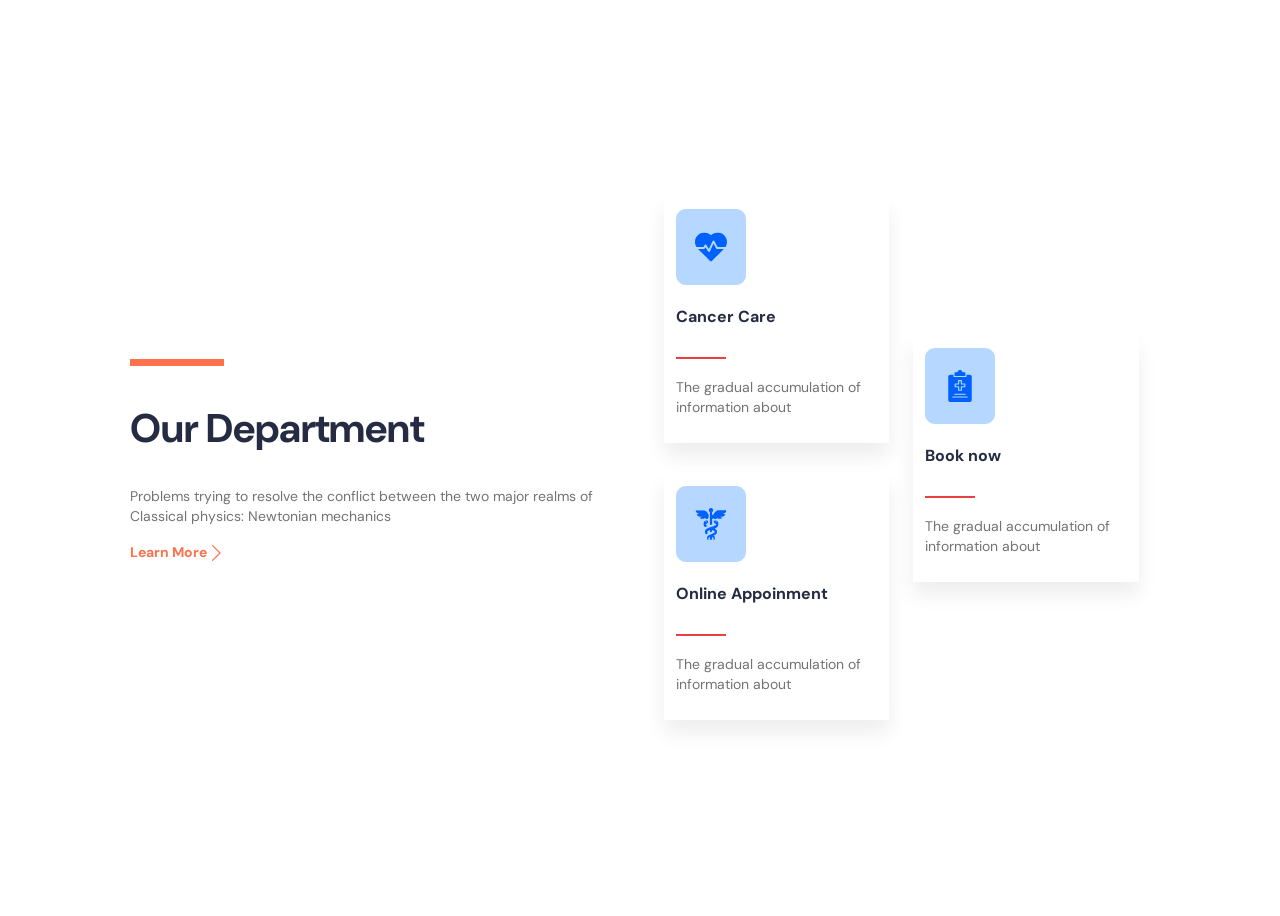
<file: index.html>
<!DOCTYPE html>
<html lang="en">

<head>
    <meta charset="UTF-8">
    <meta name="viewport" content="width=device-width, initial-scale=1.0">
    <title>Document</title>
    <link rel="stylesheet" href="./assets/css/style.css">
</head>

<body>
    <section>
        <div class="container">
            <div class="row row-align-items">
                <div class="col-12 col-md-6">
                    <svg width="94" height="8" viewBox="0 0 94 8" fill="none" xmlns="http://www.w3.org/2000/svg">
                        <rect y="0.978027" width="94" height="7" fill="#FC724D" />
                    </svg>
                    <h2 class="heading">Our Department</h2>
                    <p class="paragraph">Problems trying to resolve the conflict between
                        the two major realms of Classical physics:
                        Newtonian mechanics </p>
                    <a href="#" class="text">Learn More <svg width="9" height="17" viewBox="0 0 9 17" fill="none"
                            xmlns="http://www.w3.org/2000/svg">
                            <g clip-path="url(#clip0_49789_3024)">
                                <path fill-rule="evenodd" clip-rule="evenodd"
                                    d="M0.180771 1.1588C0.237928 1.1015 0.305828 1.05603 0.380583 1.02501C0.455337 0.993995 0.535477 0.978027 0.616412 0.978027C0.697347 0.978027 0.777487 0.993995 0.852241 1.02501C0.926996 1.05603 0.994896 1.1015 1.05205 1.1588L8.4358 8.54255C8.4931 8.5997 8.53857 8.66761 8.56959 8.74236C8.60061 8.81711 8.61657 8.89725 8.61657 8.97819C8.61657 9.05912 8.60061 9.13926 8.56959 9.21402C8.53857 9.28877 8.4931 9.35667 8.4358 9.41383L1.05205 16.7976C0.936514 16.9131 0.779809 16.978 0.616412 16.978C0.453015 16.978 0.29631 16.9131 0.180771 16.7976C0.0652316 16.682 0.000322157 16.5253 0.000322157 16.3619C0.000322157 16.1985 0.0652316 16.0418 0.180771 15.9263L7.13011 8.97819L0.180771 2.03008C0.123469 1.97292 0.078006 1.90502 0.0469863 1.83027C0.0159666 1.75551 0 1.67537 0 1.59444C0 1.5135 0.0159666 1.43337 0.0469863 1.35861C0.078006 1.28386 0.123469 1.21596 0.180771 1.1588Z"
                                    fill="#FC724D" />
                            </g>
                            <defs>
                                <clipPath id="clip0_49789_3024">
                                    <rect width="9" height="16" fill="white" transform="translate(0 0.978027)" />
                                </clipPath>
                            </defs>
                        </svg>
                    </a>
                </div>
                <div class="col-12 col-md-6">
                    <div class="row row-align-items">
                        <div class="col-12 col-sm-6">
                            <div class="card">
                                <article>
                                    <svg width="70" height="77" viewBox="0 0 70 77" fill="none"
                                        xmlns="http://www.w3.org/2000/svg">
                                        <path
                                            d="M0 10.978C0 5.45518 4.47715 0.978027 10 0.978027H60C65.5229 0.978027 70 5.45518 70 10.978V66.978C70 72.5009 65.5229 76.978 60 76.978H10C4.47715 76.978 0 72.5009 0 66.978V10.978Z"
                                            fill="#B6D7FF" />
                                        <g clip-path="url(#clip0_49789_3029)">
                                            <g clip-path="url(#clip1_49789_3029)">
                                                <path
                                                    d="M34.9909 27.1963C28.0159 21.0956 19.1472 26.4558 19.0018 33.7225C18.9647 35.5744 19.4993 37.3783 20.5634 39.0414H27.4607L28.6874 36.9966C29.0437 36.403 29.9057 36.3839 30.2821 36.9757L32.8705 41.0431L36.6435 33.078C36.9726 32.383 37.9532 32.3609 38.3161 33.0349L41.5503 39.0414H49.4184C55.2468 29.9321 43.7279 19.5547 34.9909 27.1963Z"
                                                    fill="#0061FF" />
                                                <path
                                                    d="M40.1656 40.4232L37.5448 35.556L33.8387 43.3797C33.5234 44.0454 32.5961 44.1032 32.2007 43.4817L29.5152 39.2619L28.7957 40.461C28.6263 40.7434 28.3212 40.9161 27.9919 40.9161H22.0469C22.2332 41.1112 21.24 40.1199 34.3302 53.1423C34.6958 53.5061 35.2868 53.5062 35.6525 53.1423C48.5412 40.3203 47.7498 41.1108 47.9358 40.9161H40.9909C40.646 40.9162 40.329 40.7268 40.1656 40.4232Z"
                                                    fill="#0061FF" />
                                            </g>
                                        </g>
                                        <defs>
                                            <clipPath id="clip0_49789_3029">
                                                <rect width="32" height="32" fill="white"
                                                    transform="translate(19 22.978)" />
                                            </clipPath>
                                            <clipPath id="clip1_49789_3029">
                                                <rect width="32" height="28.8744" fill="white"
                                                    transform="translate(19 24.5408)" />
                                            </clipPath>
                                        </defs>
                                    </svg>
                                    <h3 class="heading-1">Cancer Care</h3>
                                    <svg width="50" height="3" viewBox="0 0 50 3" fill="none"
                                        xmlns="http://www.w3.org/2000/svg">
                                        <rect y="0.978027" width="50" height="2" fill="#E74040" />
                                    </svg>
                                    <p class="paragraph-1">The gradual
                                        accumulation of
                                        information about </p>
                                </article>
                                <article>
                                    <svg width="70" height="77" viewBox="0 0 70 77" fill="none"
                                        xmlns="http://www.w3.org/2000/svg">
                                        <path
                                            d="M0 10.978C0 5.45518 4.47715 0.978027 10 0.978027H60C65.5229 0.978027 70 5.45518 70 10.978V66.978C70 72.5009 65.5229 76.978 60 76.978H10C4.47715 76.978 0 72.5009 0 66.978V10.978Z"
                                            fill="#B6D7FF" />
                                        <g clip-path="url(#clip0_49789_3039)">
                                            <g clip-path="url(#clip1_49789_3039)">
                                                <g clip-path="url(#clip2_49789_3039)">
                                                    <g clip-path="url(#clip3_49789_3039)">
                                                        <path
                                                            d="M29.6705 39.3129C30.0644 39.2313 30.4761 39.0526 30.8644 38.7722C31.981 37.9645 32.4766 36.6383 31.9702 35.8085C31.4196 34.9059 29.9134 34.9666 28.756 35.9938C27.6492 36.9495 27.4131 37.948 27.4131 38.9974C27.4131 39.7389 27.6503 41.0629 29.099 42.2127C29.7831 41.6842 30.5986 41.2494 31.5243 40.935L31.5365 40.9305C30.8253 40.6341 29.8981 40.0491 29.6705 39.3129ZM29.4918 36.7607C29.4918 36.4506 29.7389 36.2013 30.0436 36.2013C30.348 36.2013 30.5953 36.4518 30.5953 36.7619C30.5953 37.0719 30.348 37.3212 30.0436 37.3212C29.7389 37.3212 29.4918 37.0708 29.4918 36.7607Z"
                                                            fill="#0061FF" />
                                                    </g>
                                                </g>
                                                <g clip-path="url(#clip4_49789_3039)">
                                                    <g clip-path="url(#clip5_49789_3039)">
                                                        <path
                                                            d="M42.6074 38.9985C42.6041 37.948 42.3691 36.9494 41.2613 35.9938C40.1048 34.9676 38.5976 34.9047 38.047 35.8085C37.5416 36.6383 38.0359 37.9646 39.1525 38.7722C39.541 39.0525 39.9526 39.2312 40.3465 39.3129C40.2097 39.7553 39.7937 40.2055 39.1593 40.5851C38.2869 41.1058 37.8157 41.1702 32.2341 43.0237C30.1686 43.7254 28.9395 45.1201 28.9395 46.7543C28.9395 47.9184 29.5341 48.8166 30.3605 49.4743C30.8803 48.939 31.5292 48.4746 32.2872 48.1027C31.4144 47.6614 31.1451 47.327 31.1451 46.7543C31.1451 45.8091 33.0344 45.2687 33.906 44.9811V47.3734L36.1128 46.3891V44.9822C36.9858 45.2713 38.8702 45.811 38.8702 46.7543C38.8702 48.3236 34.3767 49.249 32.4649 50.5677C31.537 51.211 31.038 52.0287 31.038 52.9897C31.038 53.5414 31.1021 54.2255 32.0709 54.9052C32.3456 55.1246 32.7272 54.8041 32.5488 54.4958C31.9087 53.2147 32.5884 52.5748 33.9081 52.0208V53.8723C33.9081 54.4814 34.4025 54.9757 35.0115 54.9757C35.6206 54.9757 36.115 54.4814 36.115 53.8723V52.0219C37.3827 52.5538 38.1806 53.3052 37.471 54.4958C37.2952 54.7982 37.6697 55.1273 37.9477 54.9052C38.8856 54.1945 38.9596 53.5854 38.9596 53.004C38.9596 52.1092 38.4697 51.2408 37.5406 50.5754C39.4186 49.8968 41.0803 48.7548 41.0803 46.7565C41.0803 45.3761 40.2032 44.1668 38.6871 43.401C39.3953 43.1461 39.7517 42.9751 40.2251 42.6927C42.2985 41.4535 42.6074 39.8459 42.6074 38.9985ZM39.9748 37.3212C39.6701 37.3212 39.4231 37.0707 39.4231 36.7607C39.4231 36.4506 39.6701 36.2001 39.9748 36.2001C40.2792 36.2001 40.5265 36.4506 40.5265 36.7607C40.5265 37.0707 40.2792 37.3212 39.9748 37.3212Z"
                                                            fill="#0061FF" />
                                                    </g>
                                                </g>
                                                <g clip-path="url(#clip6_49789_3039)">
                                                    <g clip-path="url(#clip7_49789_3039)">
                                                        <path
                                                            d="M50.4476 25.187H42.8908C41.4084 25.187 40.296 25.8423 39.339 26.7994C38.2993 27.839 37.7587 30.1502 36.1032 30.1502V27.0856C36.7601 26.7034 37.2066 25.9997 37.2066 25.1849C37.2066 23.9661 36.2186 22.978 34.9998 22.978C33.7809 22.978 32.793 23.9661 32.793 25.1849C32.793 25.9997 33.2394 26.7033 33.8964 27.0856V40.2359C34.5774 40.0186 35.3248 39.7793 36.1032 39.5293V34.0022C36.5819 33.762 36.9682 33.3737 37.2051 32.8931C37.5889 33.5491 38.3185 34.0143 39.1318 34.0143C39.9567 34.0143 40.6673 33.5563 41.0459 32.8861C42.3386 34.1788 44.7413 34.2037 46.0339 32.911L44.1588 31.0359L45.019 31.3922C46.708 32.0919 48.6444 31.2898 49.3441 29.6007L46.6803 28.4973C49.2609 28.4972 50.4476 26.8779 50.4476 25.187Z"
                                                            fill="#0061FF" />
                                                    </g>
                                                </g>
                                                <g clip-path="url(#clip8_49789_3039)">
                                                    <g clip-path="url(#clip9_49789_3039)">
                                                        <path
                                                            d="M30.6604 26.7994C29.7034 25.8423 28.5909 25.187 27.1085 25.187H19.5518C19.5518 26.8779 20.7384 28.4972 23.319 28.4972L20.6552 29.6007C21.3549 31.2897 23.2913 32.0918 24.9803 31.3922L25.8405 31.0359L23.9654 32.911C25.2581 34.2037 27.6607 34.1788 28.9534 32.886C29.332 33.5563 30.0427 34.0143 30.8675 34.0143C30.8757 34.0143 30.8838 34.0142 30.8919 34.0142C31.9701 34.0019 32.7942 33.028 32.7942 31.9498V29.7299C31.9245 29.0163 31.4264 27.5654 30.6604 26.7994Z"
                                                            fill="#0061FF" />
                                                    </g>
                                                </g>
                                            </g>
                                        </g>
                                        <defs>
                                            <clipPath id="clip0_49789_3039">
                                                <rect width="32" height="32" fill="white"
                                                    transform="translate(19 22.978)" />
                                            </clipPath>
                                            <clipPath id="clip1_49789_3039">
                                                <rect width="32" height="32" fill="white"
                                                    transform="translate(19 22.978)" />
                                            </clipPath>
                                            <clipPath id="clip2_49789_3039">
                                                <rect width="4.75568" height="7.03818" fill="white"
                                                    transform="translate(27.4131 35.1746)" />
                                            </clipPath>
                                            <clipPath id="clip3_49789_3039">
                                                <rect width="4.75568" height="7.03818" fill="white"
                                                    transform="translate(27.4131 35.1746)" />
                                            </clipPath>
                                            <clipPath id="clip4_49789_3039">
                                                <rect width="13.668" height="19.8036" fill="white"
                                                    transform="translate(28.9395 35.1744)" />
                                            </clipPath>
                                            <clipPath id="clip5_49789_3039">
                                                <rect width="13.668" height="19.8036" fill="white"
                                                    transform="translate(28.9395 35.1744)" />
                                            </clipPath>
                                            <clipPath id="clip6_49789_3039">
                                                <rect width="17.6546" height="17.2579" fill="white"
                                                    transform="translate(32.793 22.978)" />
                                            </clipPath>
                                            <clipPath id="clip7_49789_3039">
                                                <rect width="17.6546" height="17.2579" fill="white"
                                                    transform="translate(32.793 22.978)" />
                                            </clipPath>
                                            <clipPath id="clip8_49789_3039">
                                                <rect width="13.2425" height="8.8273" fill="white"
                                                    transform="translate(19.5518 25.187)" />
                                            </clipPath>
                                            <clipPath id="clip9_49789_3039">
                                                <rect width="13.2425" height="8.8273" fill="white"
                                                    transform="translate(19.5518 25.187)" />
                                            </clipPath>
                                        </defs>
                                    </svg>
                                    <h3 class="heading-1">Online Appoinment</h3>
                                    <svg width="50" height="3" viewBox="0 0 50 3" fill="none"
                                        xmlns="http://www.w3.org/2000/svg">
                                        <rect y="0.978027" width="50" height="2" fill="#E74040" />
                                    </svg>
                                    <p class="paragraph-1">The gradual
                                        accumulation of
                                        information about </p>
                                </article>
                            </div>
                        </div>
                        <div class="col-12 col-sm-6">
                            <div class="card">
                                <article>
                                    <svg width="70" height="77" viewBox="0 0 70 77" fill="none"
                                        xmlns="http://www.w3.org/2000/svg">
                                        <path
                                            d="M0 10.978C0 5.45518 4.47715 0.978027 10 0.978027H60C65.5229 0.978027 70 5.45518 70 10.978V66.978C70 72.5009 65.5229 76.978 60 76.978H10C4.47715 76.978 0 72.5009 0 66.978V10.978Z"
                                            fill="#B6D7FF" />
                                        <g clip-path="url(#clip0_49789_3059)">
                                            <g clip-path="url(#clip1_49789_3059)">
                                                <path
                                                    d="M25.3481 54.978H44.6513C45.8 54.978 46.7562 54.0995 46.7562 53.0199V29.6066C46.7562 28.5267 45.8 27.6389 44.6513 27.6389H41.4692V29.4267C41.4739 29.737 41.229 29.9938 40.919 30.0041H29.0426C28.7263 29.9965 28.4709 29.743 28.4606 29.4267V27.6389H25.3481C24.1994 27.6389 23.2432 28.5267 23.2432 29.6066V53.0199C23.2432 54.0995 24.1994 54.978 25.3481 54.978ZM29.6432 37.0302C29.6432 36.7229 29.8923 36.4737 30.1997 36.4737H33.0519V33.6215C33.0519 33.3142 33.301 33.065 33.6084 33.065H36.391C36.6983 33.065 36.9475 33.3142 36.9475 33.6215V36.4737H39.7997C40.107 36.4737 40.3562 36.7229 40.3562 37.0302V39.8128C40.3562 40.1202 40.107 40.3694 39.7997 40.3694H36.9475V43.2215C36.9475 43.5289 36.6983 43.778 36.391 43.778H33.6084C33.301 43.778 33.0519 43.5289 33.0519 43.2215V40.3694H30.1997C29.8923 40.3694 29.6432 40.1202 29.6432 39.8128V37.0302ZM29.8698 46.6302H40.1296C40.4372 46.6302 40.6861 46.8794 40.6861 47.1867C40.6861 47.4941 40.4372 47.7433 40.1296 47.7433H29.8698C29.5622 47.7433 29.3133 47.4941 29.3133 47.1867C29.3133 46.8794 29.5622 46.6302 29.8698 46.6302ZM27.7828 49.4128H42.2165C42.5241 49.4128 42.7731 49.662 42.7731 49.9693C42.7731 50.2767 42.5241 50.5259 42.2165 50.5259H27.7828C27.4752 50.5259 27.2263 50.2767 27.2263 49.9693C27.2263 49.662 27.4752 49.4128 27.7828 49.4128Z"
                                                    fill="#0061FF" />
                                                <path
                                                    d="M40.3568 25.1346H37.7525C37.4905 25.1343 37.2639 24.9514 37.2087 24.6951C36.9935 23.7006 36.0489 22.978 34.9625 22.978H34.9557C33.8984 22.9769 32.9748 23.6924 32.7117 24.7163C32.6484 24.9623 32.4267 25.1343 32.1726 25.1346H29.5742V28.8911H40.3568V25.1346Z"
                                                    fill="#0061FF" />
                                                <path
                                                    d="M34.1655 39.8128V42.665H35.8351V39.8128C35.8351 39.5055 36.0843 39.2563 36.3916 39.2563H39.2438V37.5867H36.3916C36.0843 37.5867 35.8351 37.3376 35.8351 37.0302V34.178H34.1655V37.0302C34.1655 37.3376 33.9163 37.5867 33.609 37.5867H30.7568V39.2563H33.609C33.9163 39.2563 34.1655 39.5055 34.1655 39.8128Z"
                                                    fill="#0061FF" />
                                            </g>
                                        </g>
                                        <defs>
                                            <clipPath id="clip0_49789_3059">
                                                <rect width="32" height="32" fill="white"
                                                    transform="translate(19 22.978)" />
                                            </clipPath>
                                            <clipPath id="clip1_49789_3059">
                                                <rect width="32" height="32" fill="white"
                                                    transform="translate(19 22.978)" />
                                            </clipPath>
                                        </defs>
                                    </svg>
                                    <h3 class="heading-1">Book now</h3>
                                    <svg width="50" height="3" viewBox="0 0 50 3" fill="none"
                                        xmlns="http://www.w3.org/2000/svg">
                                        <rect y="0.978027" width="50" height="2" fill="#E74040" />
                                    </svg>
                                    <p class="paragraph-1">The gradual
                                        accumulation of
                                        information about </p>
                                </article>
                            </div>
                        </div>
                    </div>
                </div>
            </div>
    </section>
</body>

</html>
</file>
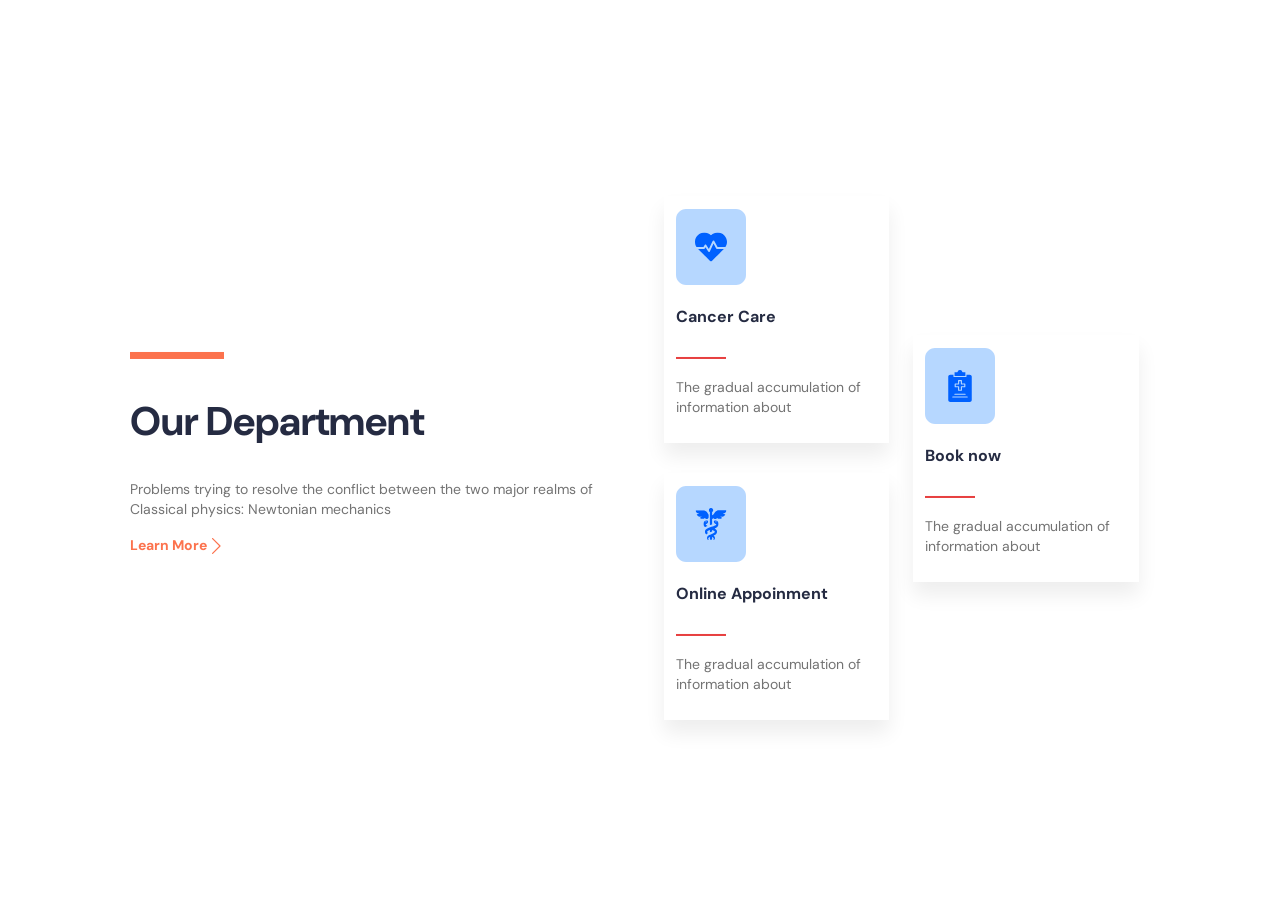
<file: intex.html>
<!DOCTYPE html>
<html lang="en">

<head>
    <meta charset="UTF-8">
    <meta name="viewport" content="width=device-width, initial-scale=1.0">
    <title>Document</title>
    <link rel="stylesheet" href="./style.css">
</head>

<body>
    <section>
        <div class="container">
            <div class="row row-align-items">
                <div class="col-12 col-md-6">
                    <svg width="94" height="8" viewBox="0 0 94 8" fill="none" xmlns="http://www.w3.org/2000/svg">
                        <rect y="0.978027" width="94" height="7" fill="#FC724D" />
                    </svg>
                    <h2 class="heading">Our Department</h2>
                    <p class="paragraph">Problems trying to resolve the conflict between
                        the two major realms of Classical physics:
                        Newtonian mechanics </p>
                    <h3 class="text">Learn More <svg width="9" height="17" viewBox="0 0 9 17" fill="none"
                            xmlns="http://www.w3.org/2000/svg">
                            <g clip-path="url(#clip0_49789_3024)">
                                <path fill-rule="evenodd" clip-rule="evenodd"
                                    d="M0.180771 1.1588C0.237928 1.1015 0.305828 1.05603 0.380583 1.02501C0.455337 0.993995 0.535477 0.978027 0.616412 0.978027C0.697347 0.978027 0.777487 0.993995 0.852241 1.02501C0.926996 1.05603 0.994896 1.1015 1.05205 1.1588L8.4358 8.54255C8.4931 8.5997 8.53857 8.66761 8.56959 8.74236C8.60061 8.81711 8.61657 8.89725 8.61657 8.97819C8.61657 9.05912 8.60061 9.13926 8.56959 9.21402C8.53857 9.28877 8.4931 9.35667 8.4358 9.41383L1.05205 16.7976C0.936514 16.9131 0.779809 16.978 0.616412 16.978C0.453015 16.978 0.29631 16.9131 0.180771 16.7976C0.0652316 16.682 0.000322157 16.5253 0.000322157 16.3619C0.000322157 16.1985 0.0652316 16.0418 0.180771 15.9263L7.13011 8.97819L0.180771 2.03008C0.123469 1.97292 0.078006 1.90502 0.0469863 1.83027C0.0159666 1.75551 0 1.67537 0 1.59444C0 1.5135 0.0159666 1.43337 0.0469863 1.35861C0.078006 1.28386 0.123469 1.21596 0.180771 1.1588Z"
                                    fill="#FC724D" />
                            </g>
                            <defs>
                                <clipPath id="clip0_49789_3024">
                                    <rect width="9" height="16" fill="white" transform="translate(0 0.978027)" />
                                </clipPath>
                            </defs>
                        </svg>
                    </h3>
                </div>
                <div class="col-12 col-md-6">
                    <div class="row row-align-items">
                        <div class="col-12 col-sm-6">
                            <div class="card">
                                <article>
                                    <svg width="70" height="77" viewBox="0 0 70 77" fill="none"
                                        xmlns="http://www.w3.org/2000/svg">
                                        <path
                                            d="M0 10.978C0 5.45518 4.47715 0.978027 10 0.978027H60C65.5229 0.978027 70 5.45518 70 10.978V66.978C70 72.5009 65.5229 76.978 60 76.978H10C4.47715 76.978 0 72.5009 0 66.978V10.978Z"
                                            fill="#B6D7FF" />
                                        <g clip-path="url(#clip0_49789_3029)">
                                            <g clip-path="url(#clip1_49789_3029)">
                                                <path
                                                    d="M34.9909 27.1963C28.0159 21.0956 19.1472 26.4558 19.0018 33.7225C18.9647 35.5744 19.4993 37.3783 20.5634 39.0414H27.4607L28.6874 36.9966C29.0437 36.403 29.9057 36.3839 30.2821 36.9757L32.8705 41.0431L36.6435 33.078C36.9726 32.383 37.9532 32.3609 38.3161 33.0349L41.5503 39.0414H49.4184C55.2468 29.9321 43.7279 19.5547 34.9909 27.1963Z"
                                                    fill="#0061FF" />
                                                <path
                                                    d="M40.1656 40.4232L37.5448 35.556L33.8387 43.3797C33.5234 44.0454 32.5961 44.1032 32.2007 43.4817L29.5152 39.2619L28.7957 40.461C28.6263 40.7434 28.3212 40.9161 27.9919 40.9161H22.0469C22.2332 41.1112 21.24 40.1199 34.3302 53.1423C34.6958 53.5061 35.2868 53.5062 35.6525 53.1423C48.5412 40.3203 47.7498 41.1108 47.9358 40.9161H40.9909C40.646 40.9162 40.329 40.7268 40.1656 40.4232Z"
                                                    fill="#0061FF" />
                                            </g>
                                        </g>
                                        <defs>
                                            <clipPath id="clip0_49789_3029">
                                                <rect width="32" height="32" fill="white"
                                                    transform="translate(19 22.978)" />
                                            </clipPath>
                                            <clipPath id="clip1_49789_3029">
                                                <rect width="32" height="28.8744" fill="white"
                                                    transform="translate(19 24.5408)" />
                                            </clipPath>
                                        </defs>
                                    </svg>
                                    <h3 class="heading-1">Cancer Care</h3>
                                    <svg width="50" height="3" viewBox="0 0 50 3" fill="none"
                                        xmlns="http://www.w3.org/2000/svg">
                                        <rect y="0.978027" width="50" height="2" fill="#E74040" />
                                    </svg>
                                    <p class="paragraph-1">The gradual
                                        accumulation of
                                        information about </p>
                                </article>
                                <article>
                                    <svg width="70" height="77" viewBox="0 0 70 77" fill="none"
                                        xmlns="http://www.w3.org/2000/svg">
                                        <path
                                            d="M0 10.978C0 5.45518 4.47715 0.978027 10 0.978027H60C65.5229 0.978027 70 5.45518 70 10.978V66.978C70 72.5009 65.5229 76.978 60 76.978H10C4.47715 76.978 0 72.5009 0 66.978V10.978Z"
                                            fill="#B6D7FF" />
                                        <g clip-path="url(#clip0_49789_3039)">
                                            <g clip-path="url(#clip1_49789_3039)">
                                                <g clip-path="url(#clip2_49789_3039)">
                                                    <g clip-path="url(#clip3_49789_3039)">
                                                        <path
                                                            d="M29.6705 39.3129C30.0644 39.2313 30.4761 39.0526 30.8644 38.7722C31.981 37.9645 32.4766 36.6383 31.9702 35.8085C31.4196 34.9059 29.9134 34.9666 28.756 35.9938C27.6492 36.9495 27.4131 37.948 27.4131 38.9974C27.4131 39.7389 27.6503 41.0629 29.099 42.2127C29.7831 41.6842 30.5986 41.2494 31.5243 40.935L31.5365 40.9305C30.8253 40.6341 29.8981 40.0491 29.6705 39.3129ZM29.4918 36.7607C29.4918 36.4506 29.7389 36.2013 30.0436 36.2013C30.348 36.2013 30.5953 36.4518 30.5953 36.7619C30.5953 37.0719 30.348 37.3212 30.0436 37.3212C29.7389 37.3212 29.4918 37.0708 29.4918 36.7607Z"
                                                            fill="#0061FF" />
                                                    </g>
                                                </g>
                                                <g clip-path="url(#clip4_49789_3039)">
                                                    <g clip-path="url(#clip5_49789_3039)">
                                                        <path
                                                            d="M42.6074 38.9985C42.6041 37.948 42.3691 36.9494 41.2613 35.9938C40.1048 34.9676 38.5976 34.9047 38.047 35.8085C37.5416 36.6383 38.0359 37.9646 39.1525 38.7722C39.541 39.0525 39.9526 39.2312 40.3465 39.3129C40.2097 39.7553 39.7937 40.2055 39.1593 40.5851C38.2869 41.1058 37.8157 41.1702 32.2341 43.0237C30.1686 43.7254 28.9395 45.1201 28.9395 46.7543C28.9395 47.9184 29.5341 48.8166 30.3605 49.4743C30.8803 48.939 31.5292 48.4746 32.2872 48.1027C31.4144 47.6614 31.1451 47.327 31.1451 46.7543C31.1451 45.8091 33.0344 45.2687 33.906 44.9811V47.3734L36.1128 46.3891V44.9822C36.9858 45.2713 38.8702 45.811 38.8702 46.7543C38.8702 48.3236 34.3767 49.249 32.4649 50.5677C31.537 51.211 31.038 52.0287 31.038 52.9897C31.038 53.5414 31.1021 54.2255 32.0709 54.9052C32.3456 55.1246 32.7272 54.8041 32.5488 54.4958C31.9087 53.2147 32.5884 52.5748 33.9081 52.0208V53.8723C33.9081 54.4814 34.4025 54.9757 35.0115 54.9757C35.6206 54.9757 36.115 54.4814 36.115 53.8723V52.0219C37.3827 52.5538 38.1806 53.3052 37.471 54.4958C37.2952 54.7982 37.6697 55.1273 37.9477 54.9052C38.8856 54.1945 38.9596 53.5854 38.9596 53.004C38.9596 52.1092 38.4697 51.2408 37.5406 50.5754C39.4186 49.8968 41.0803 48.7548 41.0803 46.7565C41.0803 45.3761 40.2032 44.1668 38.6871 43.401C39.3953 43.1461 39.7517 42.9751 40.2251 42.6927C42.2985 41.4535 42.6074 39.8459 42.6074 38.9985ZM39.9748 37.3212C39.6701 37.3212 39.4231 37.0707 39.4231 36.7607C39.4231 36.4506 39.6701 36.2001 39.9748 36.2001C40.2792 36.2001 40.5265 36.4506 40.5265 36.7607C40.5265 37.0707 40.2792 37.3212 39.9748 37.3212Z"
                                                            fill="#0061FF" />
                                                    </g>
                                                </g>
                                                <g clip-path="url(#clip6_49789_3039)">
                                                    <g clip-path="url(#clip7_49789_3039)">
                                                        <path
                                                            d="M50.4476 25.187H42.8908C41.4084 25.187 40.296 25.8423 39.339 26.7994C38.2993 27.839 37.7587 30.1502 36.1032 30.1502V27.0856C36.7601 26.7034 37.2066 25.9997 37.2066 25.1849C37.2066 23.9661 36.2186 22.978 34.9998 22.978C33.7809 22.978 32.793 23.9661 32.793 25.1849C32.793 25.9997 33.2394 26.7033 33.8964 27.0856V40.2359C34.5774 40.0186 35.3248 39.7793 36.1032 39.5293V34.0022C36.5819 33.762 36.9682 33.3737 37.2051 32.8931C37.5889 33.5491 38.3185 34.0143 39.1318 34.0143C39.9567 34.0143 40.6673 33.5563 41.0459 32.8861C42.3386 34.1788 44.7413 34.2037 46.0339 32.911L44.1588 31.0359L45.019 31.3922C46.708 32.0919 48.6444 31.2898 49.3441 29.6007L46.6803 28.4973C49.2609 28.4972 50.4476 26.8779 50.4476 25.187Z"
                                                            fill="#0061FF" />
                                                    </g>
                                                </g>
                                                <g clip-path="url(#clip8_49789_3039)">
                                                    <g clip-path="url(#clip9_49789_3039)">
                                                        <path
                                                            d="M30.6604 26.7994C29.7034 25.8423 28.5909 25.187 27.1085 25.187H19.5518C19.5518 26.8779 20.7384 28.4972 23.319 28.4972L20.6552 29.6007C21.3549 31.2897 23.2913 32.0918 24.9803 31.3922L25.8405 31.0359L23.9654 32.911C25.2581 34.2037 27.6607 34.1788 28.9534 32.886C29.332 33.5563 30.0427 34.0143 30.8675 34.0143C30.8757 34.0143 30.8838 34.0142 30.8919 34.0142C31.9701 34.0019 32.7942 33.028 32.7942 31.9498V29.7299C31.9245 29.0163 31.4264 27.5654 30.6604 26.7994Z"
                                                            fill="#0061FF" />
                                                    </g>
                                                </g>
                                            </g>
                                        </g>
                                        <defs>
                                            <clipPath id="clip0_49789_3039">
                                                <rect width="32" height="32" fill="white"
                                                    transform="translate(19 22.978)" />
                                            </clipPath>
                                            <clipPath id="clip1_49789_3039">
                                                <rect width="32" height="32" fill="white"
                                                    transform="translate(19 22.978)" />
                                            </clipPath>
                                            <clipPath id="clip2_49789_3039">
                                                <rect width="4.75568" height="7.03818" fill="white"
                                                    transform="translate(27.4131 35.1746)" />
                                            </clipPath>
                                            <clipPath id="clip3_49789_3039">
                                                <rect width="4.75568" height="7.03818" fill="white"
                                                    transform="translate(27.4131 35.1746)" />
                                            </clipPath>
                                            <clipPath id="clip4_49789_3039">
                                                <rect width="13.668" height="19.8036" fill="white"
                                                    transform="translate(28.9395 35.1744)" />
                                            </clipPath>
                                            <clipPath id="clip5_49789_3039">
                                                <rect width="13.668" height="19.8036" fill="white"
                                                    transform="translate(28.9395 35.1744)" />
                                            </clipPath>
                                            <clipPath id="clip6_49789_3039">
                                                <rect width="17.6546" height="17.2579" fill="white"
                                                    transform="translate(32.793 22.978)" />
                                            </clipPath>
                                            <clipPath id="clip7_49789_3039">
                                                <rect width="17.6546" height="17.2579" fill="white"
                                                    transform="translate(32.793 22.978)" />
                                            </clipPath>
                                            <clipPath id="clip8_49789_3039">
                                                <rect width="13.2425" height="8.8273" fill="white"
                                                    transform="translate(19.5518 25.187)" />
                                            </clipPath>
                                            <clipPath id="clip9_49789_3039">
                                                <rect width="13.2425" height="8.8273" fill="white"
                                                    transform="translate(19.5518 25.187)" />
                                            </clipPath>
                                        </defs>
                                    </svg>
                                    <h3 class="heading-1">Online Appoinment</h3>
                                    <svg width="50" height="3" viewBox="0 0 50 3" fill="none"
                                        xmlns="http://www.w3.org/2000/svg">
                                        <rect y="0.978027" width="50" height="2" fill="#E74040" />
                                    </svg>
                                    <p class="paragraph-1">The gradual
                                        accumulation of
                                        information about </p>
                                </article>
                            </div>
                        </div>
                        <div class="col-12 col-sm-6">
                            <div class="card">
                                <article>
                                    <svg width="70" height="77" viewBox="0 0 70 77" fill="none"
                                        xmlns="http://www.w3.org/2000/svg">
                                        <path
                                            d="M0 10.978C0 5.45518 4.47715 0.978027 10 0.978027H60C65.5229 0.978027 70 5.45518 70 10.978V66.978C70 72.5009 65.5229 76.978 60 76.978H10C4.47715 76.978 0 72.5009 0 66.978V10.978Z"
                                            fill="#B6D7FF" />
                                        <g clip-path="url(#clip0_49789_3059)">
                                            <g clip-path="url(#clip1_49789_3059)">
                                                <path
                                                    d="M25.3481 54.978H44.6513C45.8 54.978 46.7562 54.0995 46.7562 53.0199V29.6066C46.7562 28.5267 45.8 27.6389 44.6513 27.6389H41.4692V29.4267C41.4739 29.737 41.229 29.9938 40.919 30.0041H29.0426C28.7263 29.9965 28.4709 29.743 28.4606 29.4267V27.6389H25.3481C24.1994 27.6389 23.2432 28.5267 23.2432 29.6066V53.0199C23.2432 54.0995 24.1994 54.978 25.3481 54.978ZM29.6432 37.0302C29.6432 36.7229 29.8923 36.4737 30.1997 36.4737H33.0519V33.6215C33.0519 33.3142 33.301 33.065 33.6084 33.065H36.391C36.6983 33.065 36.9475 33.3142 36.9475 33.6215V36.4737H39.7997C40.107 36.4737 40.3562 36.7229 40.3562 37.0302V39.8128C40.3562 40.1202 40.107 40.3694 39.7997 40.3694H36.9475V43.2215C36.9475 43.5289 36.6983 43.778 36.391 43.778H33.6084C33.301 43.778 33.0519 43.5289 33.0519 43.2215V40.3694H30.1997C29.8923 40.3694 29.6432 40.1202 29.6432 39.8128V37.0302ZM29.8698 46.6302H40.1296C40.4372 46.6302 40.6861 46.8794 40.6861 47.1867C40.6861 47.4941 40.4372 47.7433 40.1296 47.7433H29.8698C29.5622 47.7433 29.3133 47.4941 29.3133 47.1867C29.3133 46.8794 29.5622 46.6302 29.8698 46.6302ZM27.7828 49.4128H42.2165C42.5241 49.4128 42.7731 49.662 42.7731 49.9693C42.7731 50.2767 42.5241 50.5259 42.2165 50.5259H27.7828C27.4752 50.5259 27.2263 50.2767 27.2263 49.9693C27.2263 49.662 27.4752 49.4128 27.7828 49.4128Z"
                                                    fill="#0061FF" />
                                                <path
                                                    d="M40.3568 25.1346H37.7525C37.4905 25.1343 37.2639 24.9514 37.2087 24.6951C36.9935 23.7006 36.0489 22.978 34.9625 22.978H34.9557C33.8984 22.9769 32.9748 23.6924 32.7117 24.7163C32.6484 24.9623 32.4267 25.1343 32.1726 25.1346H29.5742V28.8911H40.3568V25.1346Z"
                                                    fill="#0061FF" />
                                                <path
                                                    d="M34.1655 39.8128V42.665H35.8351V39.8128C35.8351 39.5055 36.0843 39.2563 36.3916 39.2563H39.2438V37.5867H36.3916C36.0843 37.5867 35.8351 37.3376 35.8351 37.0302V34.178H34.1655V37.0302C34.1655 37.3376 33.9163 37.5867 33.609 37.5867H30.7568V39.2563H33.609C33.9163 39.2563 34.1655 39.5055 34.1655 39.8128Z"
                                                    fill="#0061FF" />
                                            </g>
                                        </g>
                                        <defs>
                                            <clipPath id="clip0_49789_3059">
                                                <rect width="32" height="32" fill="white"
                                                    transform="translate(19 22.978)" />
                                            </clipPath>
                                            <clipPath id="clip1_49789_3059">
                                                <rect width="32" height="32" fill="white"
                                                    transform="translate(19 22.978)" />
                                            </clipPath>
                                        </defs>
                                    </svg>
                                    <h3 class="heading-1">Book now</h3>
                                    <svg width="50" height="3" viewBox="0 0 50 3" fill="none"
                                        xmlns="http://www.w3.org/2000/svg">
                                        <rect y="0.978027" width="50" height="2" fill="#E74040" />
                                    </svg>
                                    <p class="paragraph-1">The gradual
                                        accumulation of
                                        information about </p>
                                </article>
                            </div>
                        </div>
                    </div>
                </div>
            </div>
    </section>
</body>

</html>
</file>
<file: assets/css/style.css>
@import url('https://fonts.googleapis.com/css2?family=DM+Sans:ital,opsz,wght@0,9..40,100..1000;1,9..40,100..1000&family=Montserrat:ital,wght@0,100..900;1,100..900&display=swap');

* {
    padding: 0%;
    box-sizing: border-box;
    list-style-type: none;
    margin: none;
    text-decoration: none;
}

.container {
    max-width: 1045px;
    margin-left: auto;
    margin-right: auto;
    padding-top: 12px;
    padding-bottom: 12px;
}

.row {
    display: flex;
    flex-direction: row;
    flex-wrap: wrap;
    padding-left: -12px;
    padding-right: -12px;
   
}

.col-12 {
    width: 100%;
    padding: 12px;
   
}

.heading {
    color: #252B42;
    font-size: 40px;
    font-weight: 700;
    line-height: 50px;
    font-family: "DM Sans", sans-serif;
}

.paragraph {
    color: #737373;
    font-size: 14px;
    line-height: 20px;
    font-weight: 400;
    font-family: "DM Sans", sans-serif;
}

.text {
    color: #FC724D;
    font-family: "DM Sans", sans-serif;
    font-size: 14px;
    font-weight: 700;
    line-height: 24px;
    display: flex;
    align-items: center;
    gap: 5px;
}

.heading-1 {
    font-family: "DM Sans", sans-serif;
    font-size: 16px;
    color: #252B42;
    line-height: 24px;
    font-weight: 700;
}

.paragraph-1 {
    font-family: "DM Sans", sans-serif;
    color: #737373;
    font-size: 14px;
    font-weight: 400;
    line-height: 20px;
}

article {
    background: #FFFFFF;
    box-shadow: 0px 13px 19px rgba(0, 0, 0, 0.07);
    padding: 12px;
}

.card {
    display: flex;
    flex-direction: column;
    flex-wrap: nowrap;
    gap: 30px;
}
.row-align-items {
    align-items: center;
}
section {
    min-height: 100vh;
    display: flex;
    align-items: center;
    justify-content: center;
}
 

@media(min-width:576px) {
    .col-sm-6 {
        width: 50%;
        padding-left: 12px;
        padding-right: 12px;
    }
}
@media( min-width:786px){
    .col-md-6 {
        width: 50%;
        padding-left: 12px;
        padding-right: 12px;
    }
}
</file>
<file: style.css>
@import url('https://fonts.googleapis.com/css2?family=DM+Sans:ital,opsz,wght@0,9..40,100..1000;1,9..40,100..1000&family=Montserrat:ital,wght@0,100..900;1,100..900&display=swap');

* {
    padding: 0%;
    box-sizing: border-box;
    list-style-type: none;
    margin: none;
    text-decoration: none;
}

.container {
    max-width: 1045px;
    max-height: 688px;
    margin-left: auto;
    margin-right: auto;
    padding-top: 12px;
    padding-bottom: 12px;
}

.row {
    display: flex;
    flex-direction: row;
    flex-wrap: wrap;
    padding-left: -12px;
    padding-right: -12px;
   
}

.col-12 {
    width: 100%;
    padding: 12px;
   
}

.heading {
    color: #252B42;
    font-size: 40px;
    font-weight: 700;
    line-height: 50px;
    font-family: "DM Sans", sans-serif;
}

.paragraph {
    color: #737373;
    font-size: 14px;
    line-height: 20px;
    font-weight: 400;
    font-family: "DM Sans", sans-serif;
}

.text {
    color: #FC724D;
    font-family: "DM Sans", sans-serif;
    font-size: 14px;
    font-weight: 700;
    line-height: 24px;
    display: flex;
    align-items: center;
    gap: 5px;
}

.heading-1 {
    font-family: "DM Sans", sans-serif;
    font-size: 16px;
    color: #252B42;
    line-height: 24px;
    font-weight: 700;
}

.paragraph-1 {
    font-family: "DM Sans", sans-serif;
    color: #737373;
    font-size: 14px;
    font-weight: 400;
    line-height: 20px;
}

article {
    background: #FFFFFF;
    box-shadow: 0px 13px 19px rgba(0, 0, 0, 0.07);
    padding: 12px;
}

.card {
    display: flex;
    flex-direction: column;
    flex-wrap: nowrap;
    gap: 30px;
}
.row-align-items {
    align-items: center;
}
section {
    min-height: 100vh;
    display: flex;
    align-items: center;
    justify-content: center;
}
 

@media(min-width:576px) {
    .col-sm-6 {
        width: 50%;
        padding-left: 12px;
        padding-right: 12px;
    }
}
@media( min-width:786px){
    .col-md-6 {
        width: 50%;
        padding-left: 12px;
        padding-right: 12px;
    }
}
</file>
